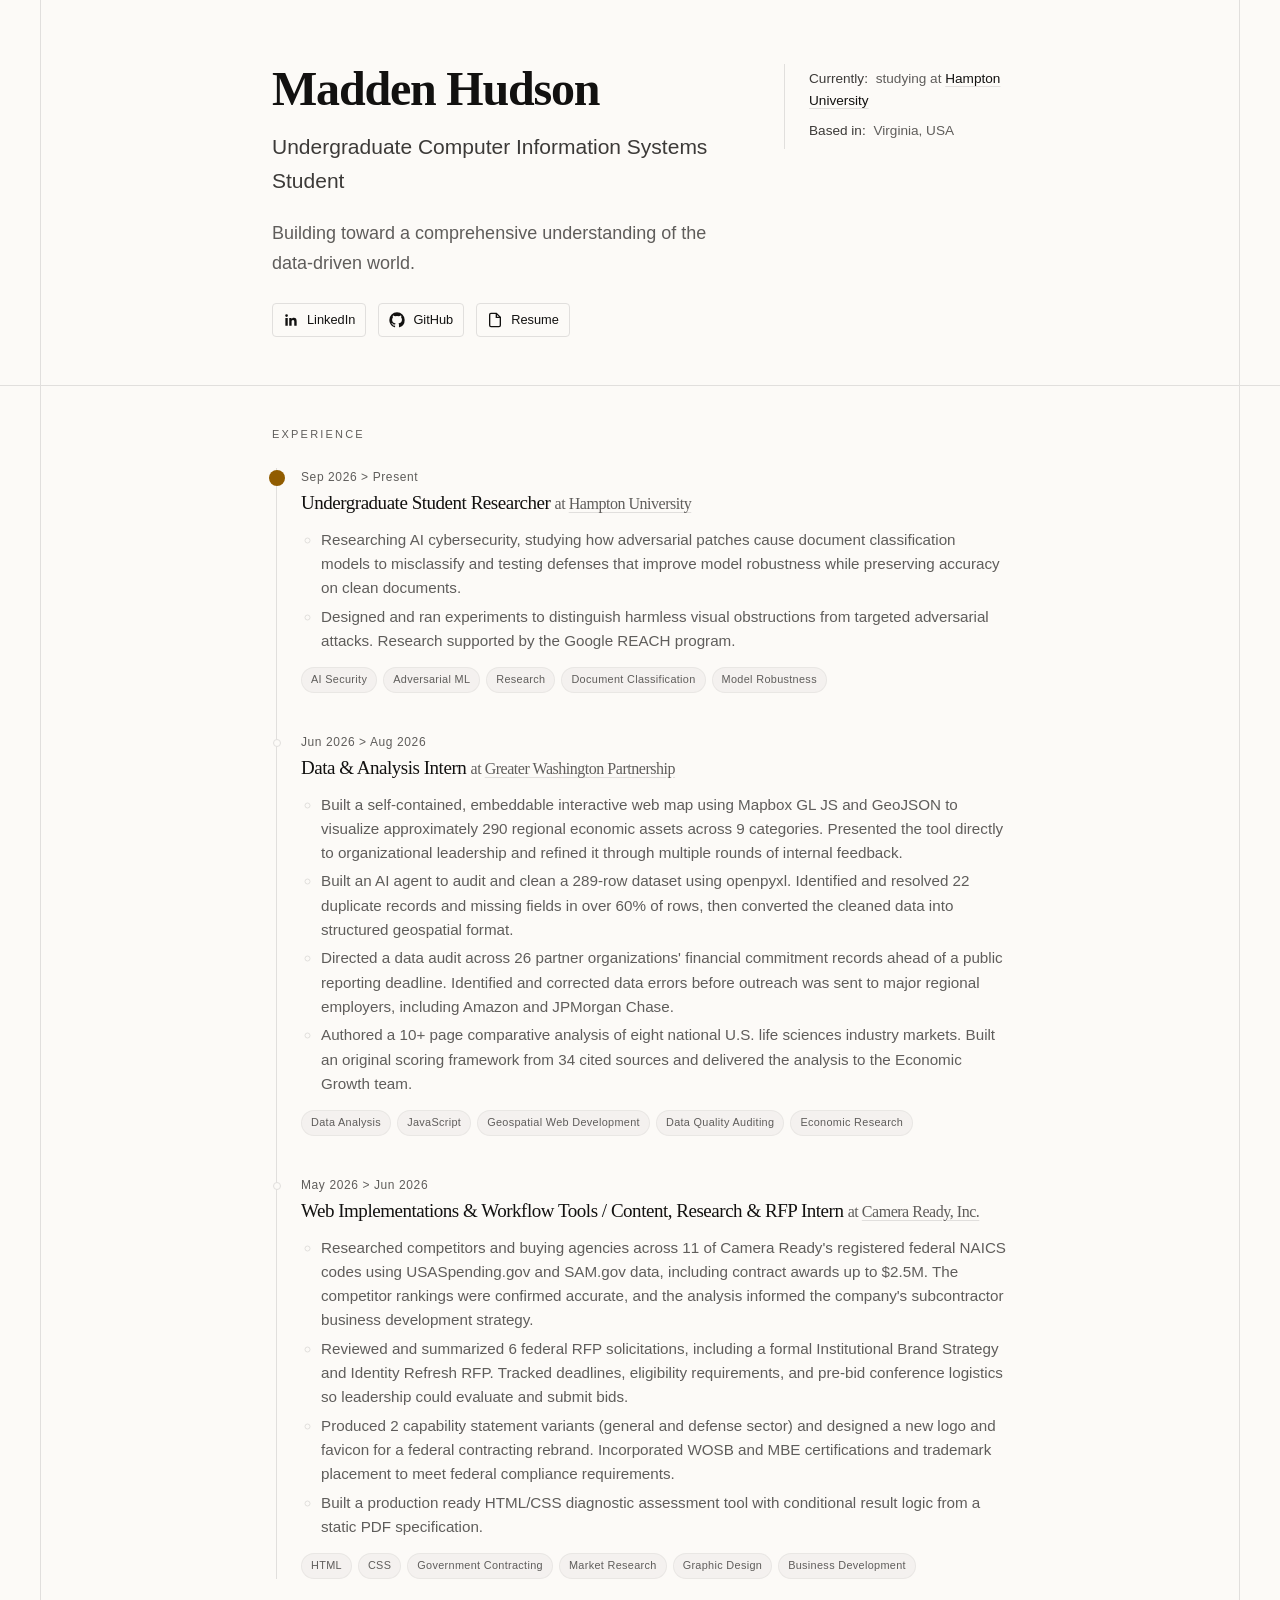
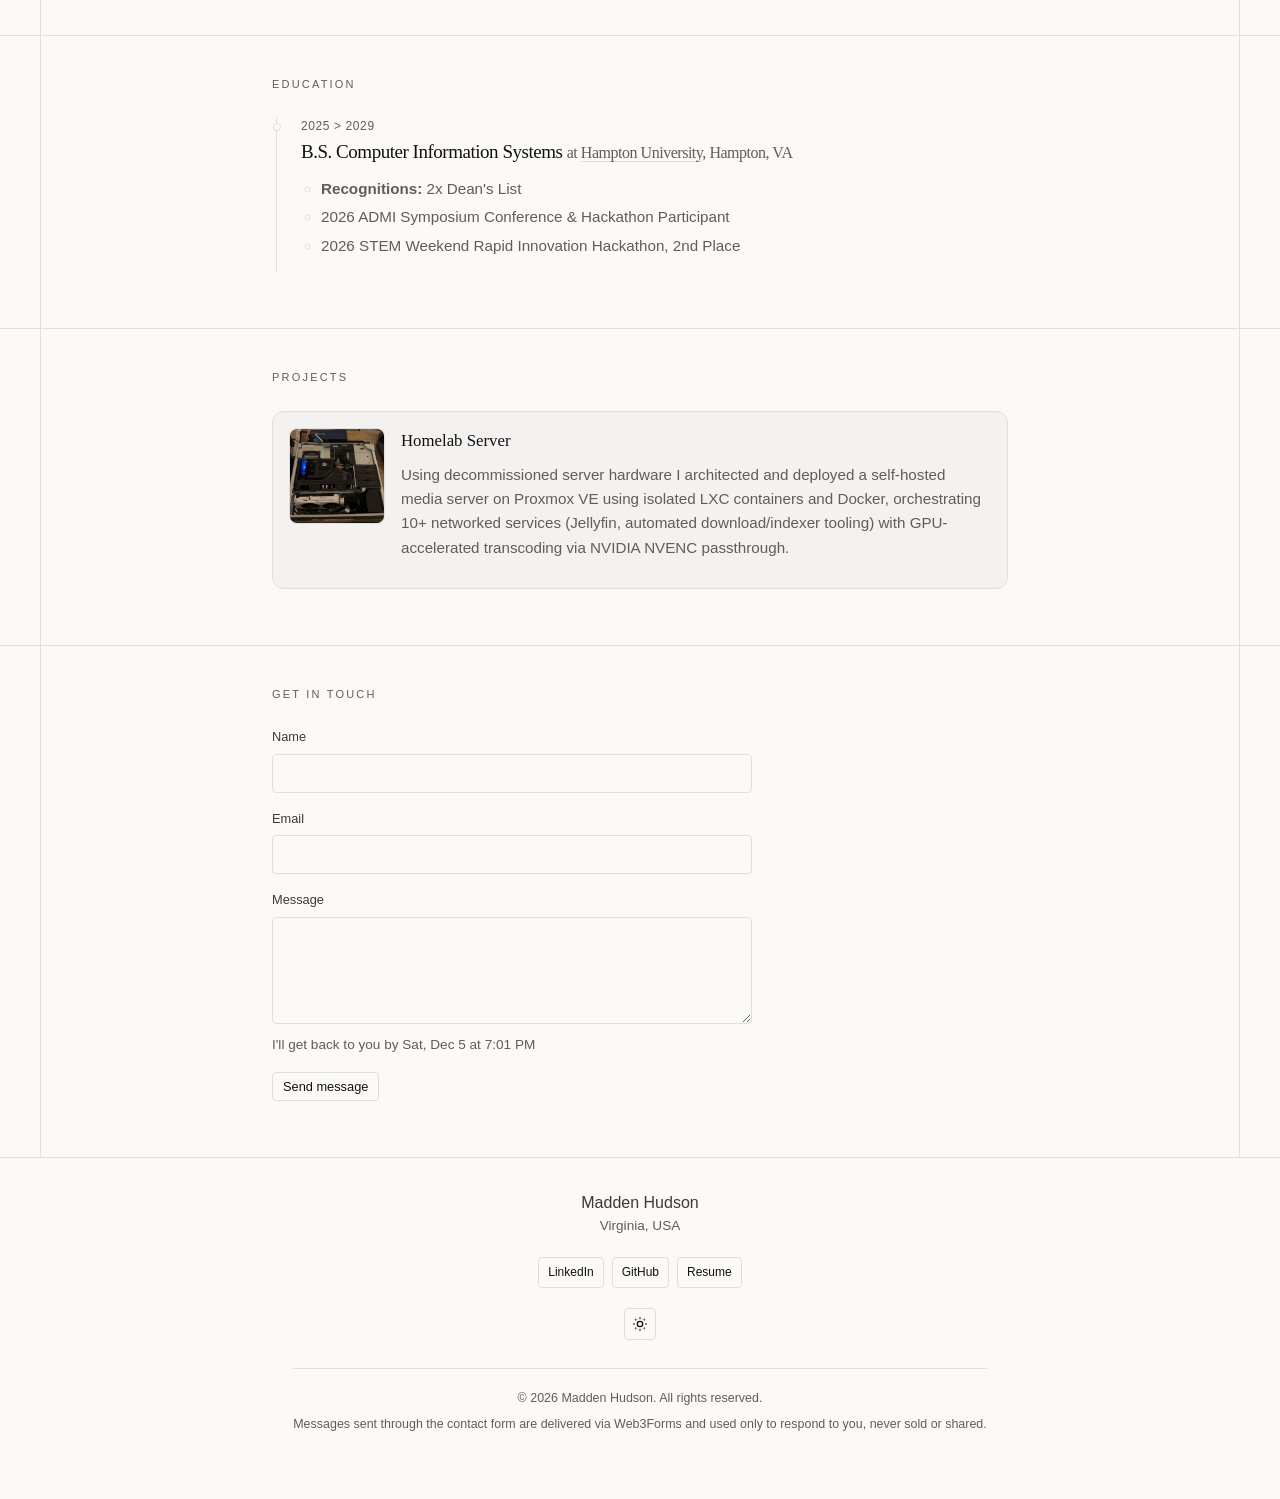
<file: index.html>
<!DOCTYPE html>
<html lang="en">
<head>
<meta charset="UTF-8">
<meta name="viewport" content="width=device-width, initial-scale=1.0">
<title>Hey there!</title>
<meta name="description" content="Personal portfolio site.">
<link rel="canonical" href="https://hudsonm07.github.io/portfolio/">
<link rel="icon" href="images/favicon.ico" sizes="any">
<link rel="apple-touch-icon" href="images/apple-touch-icon.png">
<meta property="og:type" content="website">
<meta property="og:url" content="https://hudsonm07.github.io/portfolio/">
<meta property="og:title" content="Madden Hudson">
<meta property="og:description" content="Personal portfolio site.">
<meta property="og:image" content="https://hudsonm07.github.io/portfolio/images/og-image.jpg">
<meta name="twitter:card" content="summary_large_image">
<meta name="referrer" content="strict-origin-when-cross-origin">
<meta http-equiv="Content-Security-Policy" content="default-src 'self'; script-src 'self' 'sha256-E3K7nJC5GJwhZQJOY7JMC5LaZzLaVcNU+ShWuGNkl1o='; style-src 'self' https://fonts.googleapis.com; font-src https://fonts.gstatic.com; img-src 'self' https:; connect-src 'self'; form-action 'self' https://api.web3forms.com; base-uri 'self'; object-src 'none'">
<!-- The script-src hash above covers ONLY the inline theme-flash-prevention script below. If you edit that script's contents, you must recompute this sha256 hash or the site's dark/light mode will silently stop restoring on load. -->
<script>
  (function () {
    var stored = localStorage.getItem("theme");
    var theme = stored || (window.matchMedia("(prefers-color-scheme: dark)").matches ? "dark" : "light");
    document.documentElement.setAttribute("data-theme", theme);
  })();
</script>
<link rel="preconnect" href="https://fonts.googleapis.com">
<link rel="preconnect" href="https://fonts.gstatic.com" crossorigin>
<link href="https://fonts.googleapis.com/css2?family=Fraunces:opsz,wght@9..144,300;9..144,400;9..144,500;9..144,600;9..144,700&family=Inter:wght@400;500;600&display=swap" rel="stylesheet">
<link rel="stylesheet" href="css/styles.css">
</head>
<body>

<div class="page-frame">

<header class="header">
  <div class="header-main">
    <h1 class="name">Madden Hudson</h1>
    <p class="role">Undergraduate Computer Information Systems Student</p>
    <p class="statement">Building toward a comprehensive understanding of the data-driven world.</p>
    <div class="button-row">
      <a class="btn btn-outline" href="https://www.linkedin.com/in/madden-hudson/" target="_blank" rel="noopener" aria-label="LinkedIn">
        <svg class="icon" viewBox="0 0 24 24" fill="currentColor" aria-hidden="true"><path d="M20.45 20.45h-3.55v-5.57c0-1.33-.02-3.04-1.85-3.04-1.85 0-2.14 1.45-2.14 2.94v5.67H9.36V9h3.41v1.56h.05c.48-.9 1.64-1.85 3.38-1.85 3.6 0 4.27 2.37 4.27 5.46v6.28zM5.34 7.43a2.06 2.06 0 1 1 0-4.12 2.06 2.06 0 0 1 0 4.12zM7.12 20.45H3.56V9h3.56v11.45z"/></svg>
        LinkedIn
      </a>
      <a class="btn btn-outline" href="https://github.com/hudsonm07" target="_blank" rel="noopener" aria-label="GitHub">
        <svg class="icon" viewBox="0 0 24 24" fill="currentColor" aria-hidden="true"><path d="M12 .5A11.5 11.5 0 0 0 .5 12c0 5.09 3.29 9.39 7.86 10.91.57.1.78-.25.78-.55v-1.94c-3.2.7-3.87-1.54-3.87-1.54-.53-1.34-1.29-1.7-1.29-1.7-1.05-.72.08-.7.08-.7 1.16.08 1.77 1.19 1.77 1.19 1.03 1.77 2.7 1.26 3.36.96.1-.75.4-1.26.73-1.55-2.55-.29-5.24-1.28-5.24-5.68 0-1.26.45-2.28 1.19-3.08-.12-.29-.52-1.46.11-3.05 0 0 .97-.31 3.18 1.18a11 11 0 0 1 5.79 0c2.2-1.49 3.17-1.18 3.17-1.18.64 1.59.24 2.76.12 3.05.74.8 1.18 1.82 1.18 3.08 0 4.41-2.69 5.38-5.25 5.67.41.36.78 1.07.78 2.17v3.21c0 .3.21.66.79.55A11.5 11.5 0 0 0 23.5 12 11.5 11.5 0 0 0 12 .5z"/></svg>
        GitHub
      </a>
      <a class="btn btn-outline" href="https://acrobat.adobe.com/id/urn:aaid:sc:US:6a978570-6153-4833-8ea7-e271af530063" target="_blank" rel="noopener" aria-label="Resume">
        <svg class="icon" viewBox="0 0 24 24" fill="none" stroke="currentColor" stroke-width="2" aria-hidden="true"><path d="M14 2H6a2 2 0 0 0-2 2v16a2 2 0 0 0 2 2h12a2 2 0 0 0 2-2V8z"/><path d="M14 2v6h6"/></svg>
        Resume
      </a>
    </div>
  </div>
  <aside class="header-sidebar">
    <p class="sidebar-line"><span class="sidebar-label">Currently:</span> studying at <a href="https://home.hamptonu.edu/" target="_blank" rel="noopener">Hampton University</a></p>
    <p class="sidebar-line"><span class="sidebar-label">Based in:</span> Virginia, USA</p>
  </aside>
</header>

<main>

  <section class="section" id="experience">
    <div class="rule-bleed" aria-hidden="true"></div>
    <h2 class="section-title">Experience</h2>
    <ol class="timeline">

      <li class="timeline-item is-current">
        <span class="timeline-dot" aria-hidden="true"></span>
        <span class="timeline-date">Sep 2026 > Present</span>
        <h3 class="timeline-title">Undergraduate Student Researcher <span class="timeline-org">at <a href="https://home.hamptonu.edu/" target="_blank" rel="noopener">Hampton University</a></span></h3>
        <ul class="timeline-bullets">
          <li>Researching AI cybersecurity, studying how adversarial patches cause document classification models to misclassify and testing defenses that improve model robustness while preserving accuracy on clean documents.</li>
          <li>Designed and ran experiments to distinguish harmless visual obstructions from targeted adversarial attacks. Research supported by the Google REACH program.</li>
        </ul>
        <div class="tag-row">
          <span class="tag">AI Security</span>
          <span class="tag">Adversarial ML</span>
          <span class="tag">Research</span>
          <span class="tag">Document Classification</span>
          <span class="tag">Model Robustness</span>
        </div>
      </li>

      <li class="timeline-item">
        <span class="timeline-dot" aria-hidden="true"></span>
        <span class="timeline-date">Jun 2026 > Aug 2026</span>
        <h3 class="timeline-title">Data &amp; Analysis Intern <span class="timeline-org">at <a href="https://greaterwashingtonpartnership.com/" target="_blank" rel="noopener">Greater Washington Partnership</a></span></h3>
        <ul class="timeline-bullets">
          <li>Built a self-contained, embeddable interactive web map using Mapbox GL JS and GeoJSON to visualize approximately 290 regional economic assets across 9 categories. Presented the tool directly to organizational leadership and refined it through multiple rounds of internal feedback.</li>
          <li>Built an AI agent to audit and clean a 289-row dataset using openpyxl. Identified and resolved 22 duplicate records and missing fields in over 60% of rows, then converted the cleaned data into structured geospatial format.</li>
          <li>Directed a data audit across 26 partner organizations' financial commitment records ahead of a public reporting deadline. Identified and corrected data errors before outreach was sent to major regional employers, including Amazon and JPMorgan Chase.</li>
          <li>Authored a 10+ page comparative analysis of eight national U.S. life sciences industry markets. Built an original scoring framework from 34 cited sources and delivered the analysis to the Economic Growth team.</li>
        </ul>
        <div class="tag-row">
          <span class="tag">Data Analysis</span>
          <span class="tag">JavaScript</span>
          <span class="tag">Geospatial Web Development</span>
          <span class="tag">Data Quality Auditing</span>
          <span class="tag">Economic Research</span>
        </div>
      </li>

      <li class="timeline-item">
        <span class="timeline-dot" aria-hidden="true"></span>
        <span class="timeline-date">May 2026 > Jun 2026</span>
        <h3 class="timeline-title">Web Implementations &amp; Workflow Tools / Content, Research &amp; RFP Intern <span class="timeline-org">at <a href="https://www.camerareadyinc.com/" target="_blank" rel="noopener">Camera Ready, Inc.</a></span></h3>
        <ul class="timeline-bullets">
          <li>Researched competitors and buying agencies across 11 of Camera Ready's registered federal NAICS codes using USASpending.gov and SAM.gov data, including contract awards up to $2.5M. The competitor rankings were confirmed accurate, and the analysis informed the company's subcontractor business development strategy.</li>
          <li>Reviewed and summarized 6 federal RFP solicitations, including a formal Institutional Brand Strategy and Identity Refresh RFP. Tracked deadlines, eligibility requirements, and pre-bid conference logistics so leadership could evaluate and submit bids.</li>
          <li>Produced 2 capability statement variants (general and defense sector) and designed a new logo and favicon for a federal contracting rebrand. Incorporated WOSB and MBE certifications and trademark placement to meet federal compliance requirements.</li>
          <li>Built a production ready HTML/CSS diagnostic assessment tool with conditional result logic from a static PDF specification.</li>
        </ul>
        <div class="tag-row">
          <span class="tag">HTML</span>
          <span class="tag">CSS</span>
          <span class="tag">Government Contracting</span>
          <span class="tag">Market Research</span>
          <span class="tag">Graphic Design</span>
          <span class="tag">Business Development</span>
        </div>
      </li>

    </ol>
  </section>

  <section class="section" id="education">
    <div class="rule-bleed" aria-hidden="true"></div>
    <h2 class="section-title">Education</h2>
    <ol class="timeline">

      <li class="timeline-item">
        <span class="timeline-dot" aria-hidden="true"></span>
        <span class="timeline-date">2025 > 2029</span>
        <h3 class="timeline-title">B.S. Computer Information Systems <span class="timeline-org">at <a href="https://home.hamptonu.edu/" target="_blank" rel="noopener">Hampton University</a>, Hampton, VA</span></h3>
        <ul class="timeline-bullets">
          <li><strong>Recognitions:</strong> 2x Dean's List</li>
          <li>2026 ADMI Symposium Conference &amp; Hackathon Participant</li>
          <li>2026 STEM Weekend Rapid Innovation Hackathon, 2nd Place</li>
        </ul>
      </li>

    </ol>
  </section>

  <section class="section" id="projects">
    <div class="rule-bleed" aria-hidden="true"></div>
    <h2 class="section-title">Projects</h2>
    <div class="project-grid">

      <article class="card">
        <div class="card-image-frame"><img src="images/project-1.jpg" alt="Homelab Server project thumbnail" loading="lazy"></div>
        <div class="card-body">
          <h3 class="card-title">Homelab Server</h3>
          <p class="card-desc">Using decommissioned server hardware I architected and deployed a self-hosted media server on Proxmox VE using isolated LXC containers and Docker, orchestrating 10+ networked services (Jellyfin, automated download/indexer tooling) with GPU-accelerated transcoding via NVIDIA NVENC passthrough.</p>
        </div>
      </article>

    </div>
  </section>

  <section class="section" id="contact">
    <div class="rule-bleed" aria-hidden="true"></div>
    <h2 class="section-title">Get in touch</h2>

    <form class="contact-form" id="contact-form" action="https://api.web3forms.com/submit" method="POST">
      <input type="hidden" name="access_key" value="d713944c-77e1-4e18-961b-7151a82fb0da">
      <input type="hidden" name="redirect" value="https://hudsonm07.github.io/portfolio/thank-you.html">
      <input type="checkbox" name="botcheck" class="contact-form-honeypot" tabindex="-1" autocomplete="off">

      <div class="form-row">
        <label class="form-label" for="contact-name">Name</label>
        <input class="form-input" type="text" id="contact-name" name="name" required>
      </div>

      <div class="form-row">
        <label class="form-label" for="contact-email">Email</label>
        <input class="form-input" type="email" id="contact-email" name="email" required>
      </div>

      <div class="form-row">
        <label class="form-label" for="contact-message">Message</label>
        <textarea class="form-input form-textarea" id="contact-message" name="message" rows="5" required></textarea>
      </div>

      <p class="form-note" id="reply-by-note">I will get back to you within 24 hours!</p>
      <button class="btn btn-outline" type="submit">Send message</button>
    </form>
  </section>

</main>

</div>

<div class="rule-bleed rule-bleed-flush" aria-hidden="true"></div>
<footer class="footer footer-centered">
  <div class="footer-info">
    <p class="footer-name">Madden Hudson</p>
    <p class="footer-location">Virginia, USA</p>
  </div>
  <div class="footer-links">
    <a class="btn btn-outline btn-sm" href="https://www.linkedin.com/in/madden-hudson/" target="_blank" rel="noopener">LinkedIn</a>
    <a class="btn btn-outline btn-sm" href="https://github.com/hudsonm07" target="_blank" rel="noopener">GitHub</a>
    <a class="btn btn-outline btn-sm" href="https://acrobat.adobe.com/id/urn:aaid:sc:US:42b5b676-e22b-4d62-b271-2c35eb532379" target="_blank" rel="noopener">Resume</a>
  </div>
  <button id="theme-toggle" class="theme-toggle" type="button" aria-label="Toggle light and dark mode">
    <svg id="icon-sun" class="icon" viewBox="0 0 24 24" fill="none" stroke="currentColor" stroke-width="2" aria-hidden="true"><circle cx="12" cy="12" r="4"/><path d="M12 2v2M12 20v2M4.93 4.93l1.41 1.41M17.66 17.66l1.41 1.41M2 12h2M20 12h2M4.93 19.07l1.41-1.41M17.66 6.34l1.41-1.41"/></svg>
    <svg id="icon-moon" class="icon" viewBox="0 0 24 24" fill="none" stroke="currentColor" stroke-width="2" aria-hidden="true"><path d="M21 12.79A9 9 0 1 1 11.21 3 7 7 0 0 0 21 12.79z"/></svg>
  </button>
  <div class="footer-bottom">
    <p>© 2026 Madden Hudson. All rights reserved.</p>
    <p>Messages sent through the contact form are delivered via Web3Forms and used only to respond to you, never sold or shared.</p>
  </div>
</footer>

<script src="js/script.js"></script>
<script src="js/shelf.js"></script>
</body>
</html>
</file>
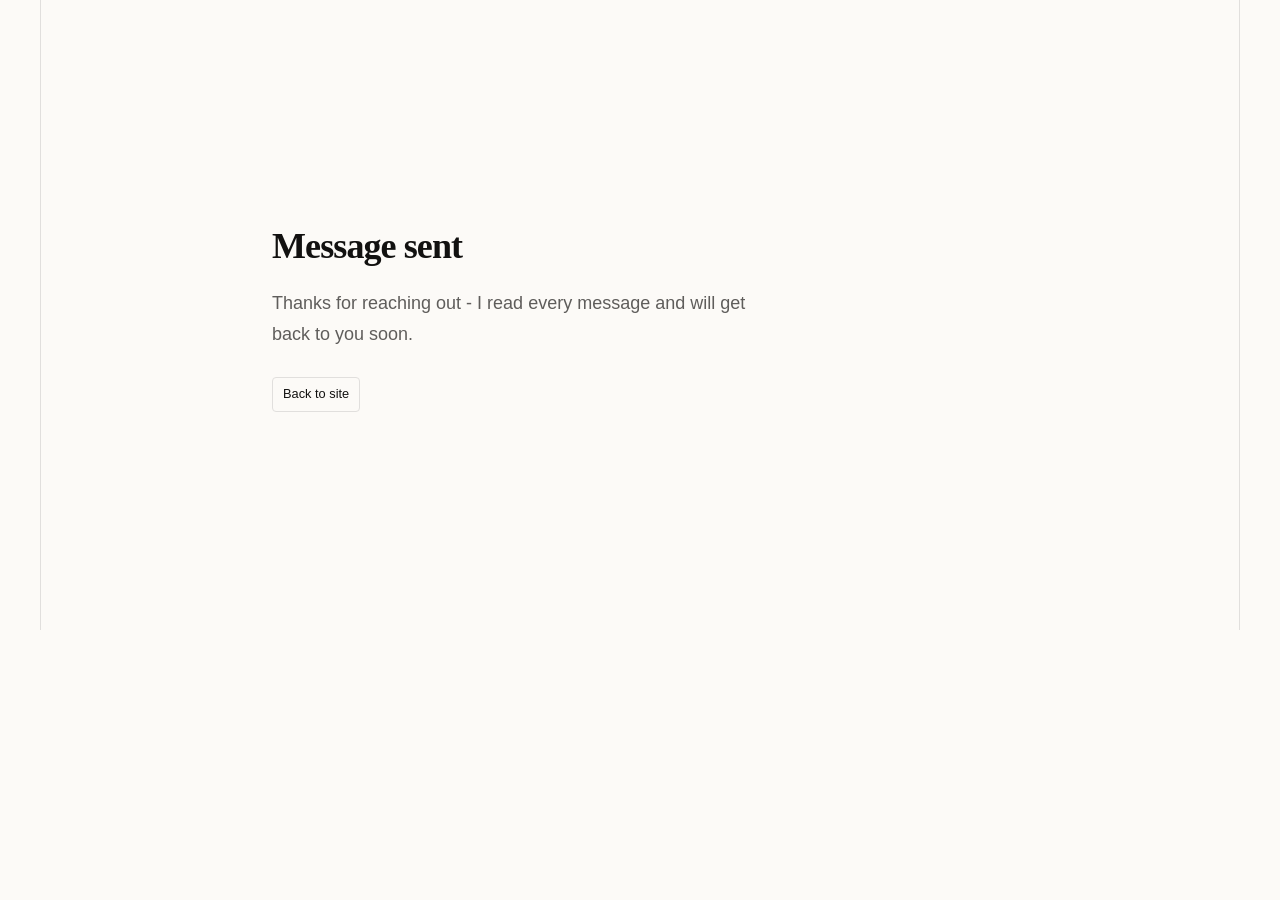
<file: thank-you.html>
<!DOCTYPE html>
<html lang="en">
<head>
<meta charset="UTF-8">
<meta name="viewport" content="width=device-width, initial-scale=1.0">
<title>Thanks - Firstname Lastname</title>
<meta name="robots" content="noindex">
<meta name="referrer" content="strict-origin-when-cross-origin">
<meta http-equiv="Content-Security-Policy" content="default-src 'self'; script-src 'self' 'sha256-E3K7nJC5GJwhZQJOY7JMC5LaZzLaVcNU+ShWuGNkl1o='; style-src 'self' https://fonts.googleapis.com; font-src https://fonts.gstatic.com; img-src 'self' https:; connect-src 'self'; form-action 'self'; base-uri 'self'; object-src 'none'">
<!-- The script-src hash above covers ONLY the inline theme-flash-prevention script below. If you edit that script's contents, you must recompute this sha256 hash or the site's dark/light mode will silently stop restoring on load. -->
<script>
  (function () {
    var stored = localStorage.getItem("theme");
    var theme = stored || (window.matchMedia("(prefers-color-scheme: dark)").matches ? "dark" : "light");
    document.documentElement.setAttribute("data-theme", theme);
  })();
</script>
<link rel="preconnect" href="https://fonts.googleapis.com">
<link rel="preconnect" href="https://fonts.gstatic.com" crossorigin>
<link href="https://fonts.googleapis.com/css2?family=Fraunces:opsz,wght@9..144,300;9..144,400;9..144,500;9..144,600;9..144,700&family=Inter:wght@400;500;600&display=swap" rel="stylesheet">
<link rel="stylesheet" href="css/styles.css">
</head>
<body>

<div class="page-frame">
  <main>
    <div class="thanks-wrap">
      <h1 class="thanks-title">Message sent</h1>
      <p class="thanks-text">Thanks for reaching out - I read every message and will get back to you soon.</p>
      <a class="btn btn-outline" href="index.html#contact">Back to site</a>
    </div>
  </main>
</div>

</body>
</html>
</file>
<file: css/styles.css>
:root {
  --font-heading: "Fraunces", Georgia, serif;
  --font-body: "Inter", -apple-system, BlinkMacSystemFont, "Segoe UI", sans-serif;

  --bg: #fcfaf7;
  --card: #f4f2f0;
  --muted: #eeecea;
  --text: #121110;
  --text-muted: #5f5d5b;
  --text-muted-strong: #3c3a38;
  --border: #e1dfdd;
  --accent: #915c00;
  --accent-text: #fcfaf7;
  --radius: 0.75rem;
  --radius-btn: 0.25rem;
  --max-width: 46rem;
}

[data-theme="dark"] {
  --bg: #141414;
  --card: #222222;
  --muted: #201f1e;
  --text: #ffffff;
  --text-muted: #939291;
  --text-muted-strong: #bebdbc;
  --border: #3a3a3a;
  --accent: #588ee0;
  --accent-text: #141414;
}

* {
  box-sizing: border-box;
}

body {
  margin: 0;
  background: var(--bg);
  color: var(--text);
  font-family: var(--font-body);
  line-height: 1.6;
  overflow-x: hidden;
  transition: background-color 0.2s ease, color 0.2s ease;
}

.footer {
  box-sizing: content-box;
  max-width: var(--max-width);
  margin: 0 auto;
  padding-inline: 1rem;
}

@media (min-width: 40rem) {
  .footer {
    padding-inline: 3rem;
  }
}

@media (min-width: 64rem) {
  .footer {
    padding-inline: 4.5rem;
  }
}

/* Page frame — the vertical margin lines flanking header + main */
.page-frame {
  border-inline: 0 solid var(--border);
  margin-inline: 0;
}

@media (min-width: 40rem) {
  .page-frame {
    border-inline-width: 1px;
    margin-inline: 1.5rem;
  }
}

@media (min-width: 64rem) {
  .page-frame {
    margin-inline: 2.5rem;
  }
}

main,
.header {
  box-sizing: content-box;
  max-width: var(--max-width);
  margin: 0 auto;
  padding-inline: 1rem;
}

@media (min-width: 40rem) {
  main,
  .header {
    padding-inline: 1.5rem;
  }
}

@media (min-width: 64rem) {
  main,
  .header {
    padding-inline: 2rem;
  }
}

/* Header */
.header {
  padding-top: 64px;
  padding-bottom: 48px;
  display: flex;
  justify-content: space-between;
  align-items: flex-start;
  gap: 40px;
  flex-wrap: wrap;
}

.header-main {
  flex: 1 1 380px;
  min-width: 0;
}

.name {
  font-family: var(--font-heading);
  font-size: 2.125rem;
  font-weight: 600;
  letter-spacing: -0.025em;
  line-height: 1.05;
  margin: 0;
}

@media (min-width: 48rem) {
  .name {
    font-size: 3rem;
  }
}

.role {
  font-size: 19px;
  color: var(--text-muted-strong);
  margin: 16px 0 20px;
  font-weight: 400;
}

@media (min-width: 48rem) {
  .role {
    font-size: 21px;
  }
}

.statement {
  font-size: 18px;
  line-height: 1.7;
  color: var(--text-muted);
  max-width: 55ch;
  margin: 0 0 24px;
}

.button-row {
  display: flex;
  gap: 12px;
  flex-wrap: wrap;
}

.btn {
  display: inline-flex;
  align-items: center;
  gap: 8px;
  padding: 6px 10px;
  border-radius: var(--radius-btn);
  background: transparent;
  color: var(--text);
  text-decoration: none;
  font-weight: 500;
  font-size: 0.8rem;
  font-family: var(--font-body);
  border: 1px solid var(--border);
  cursor: pointer;
  transition: border-color 0.2s ease, color 0.2s ease;
}

.btn:hover {
  color: var(--accent);
  border-color: var(--accent);
}

.btn-sm {
  padding: 5px 9px;
  font-size: 0.75rem;
}

.icon {
  width: 16px;
  height: 16px;
  flex-shrink: 0;
}

.header-sidebar {
  flex: 0 0 224px;
  width: 100%;
  padding-top: 24px;
  margin-top: 24px;
  border-top: 1px solid var(--border);
  font-size: 0.85rem;
  font-family: var(--font-body);
  color: var(--text-muted);
}

@media (min-width: 48rem) {
  .header-sidebar {
    width: auto;
    padding-top: 4px;
    padding-left: 24px;
    margin-top: 0;
    border-top: none;
    border-left: 1px solid var(--border);
  }
}

.sidebar-line {
  margin: 0 0 8px;
}

.sidebar-label {
  color: var(--text-muted-strong);
  font-weight: 500;
  margin-right: 4px;
}

.header-sidebar a {
  color: var(--text);
  text-decoration: underline;
  text-decoration-color: var(--border);
  text-underline-offset: 3px;
}

.header-sidebar a:hover {
  color: var(--accent);
  text-decoration-color: var(--accent);
}

/* Sections */
.section {
  padding: 0 0 56px;
}

.rule-bleed {
  border-top: 1px solid var(--border);
  margin-inline: calc(50% - 50vw);
  margin-bottom: 40px;
}

.rule-bleed.rule-bleed-flush {
  margin-bottom: 0;
}

.section-title {
  font-family: var(--font-body);
  font-size: 11px;
  font-weight: 500;
  letter-spacing: 0.2em;
  text-transform: uppercase;
  color: var(--text-muted);
  margin: 0 0 24px;
}

.section-subtitle {
  color: var(--text-muted);
  margin: -16px 0 24px;
}

/* Timeline (Experience / Education) — plain list, no card bubbles */
.timeline {
  position: relative;
  list-style: none;
  display: flex;
  flex-direction: column;
  gap: 40px;
  margin: 0;
  margin-left: 4px;
  padding-left: 24px;
  border-left: 1px solid var(--border);
}

.timeline-item {
  position: relative;
}

.timeline-dot {
  position: absolute;
  top: 6px;
  left: -28.5px;
  width: 8px;
  height: 8px;
  border-radius: 999px;
  border: 1px solid var(--border);
  background: var(--bg);
}

.timeline-item.is-current .timeline-dot {
  border-color: var(--accent);
  background: var(--accent);
  box-shadow: 0 0 0 4px color-mix(in srgb, var(--accent) 100%, transparent);
}

.timeline-date {
  display: block;
  font-family: var(--font-body);
  font-size: 0.75rem;
  letter-spacing: 0.05em;
  color: var(--text-muted);
}

.timeline-title {
  font-family: var(--font-heading);
  font-size: 19px;
  font-weight: 500;
  letter-spacing: -0.025em;
  line-height: 1.3;
  color: var(--text);
  margin: 4px 0 12px;
}

.timeline-org a {
  color: inherit;
  text-decoration: underline;
  text-decoration-color: var(--border);
  text-underline-offset: 3px;
}

.timeline-org a:hover {
  color: var(--accent);
  text-decoration-color: var(--accent);
}

.timeline-org {
  font-size: 16px;
  font-weight: 400;
  color: var(--text-muted);
}

.timeline-bullets {
  margin: 0 0 14px;
  padding-left: 20px;
  color: var(--text-muted);
  font-size: 0.95rem;
  line-height: 1.6;
}

.timeline-bullets li {
  margin-bottom: 4px;
}

.timeline-bullets li::marker {
  color: var(--border);
}

/* Project cards */
.project-grid {
  display: flex;
  flex-direction: column;
  gap: 16px;
}

.card {
  background: var(--card);
  border: 1px solid var(--border);
  border-radius: var(--radius);
  padding: 16px;
  display: flex;
  gap: 16px;
  align-items: flex-start;
}

.card-image-frame {
  flex: 0 0 96px;
  width: 96px;
  height: 96px;
  border-radius: calc(var(--radius) - 0.25rem);
  background: var(--muted);
  border: 1px solid var(--border);
  overflow: hidden;
}

.card-image-frame img {
  width: 100%;
  height: 100%;
  object-fit: cover;
  display: block;
}

.card-body {
  flex: 1 1 auto;
  min-width: 0;
}

.card-title {
  font-family: var(--font-heading);
  font-size: 1.05rem;
  font-weight: 500;
  margin: 0 0 8px;
}

.card-desc {
  color: var(--text-muted);
  font-size: 0.95rem;
  margin: 0 0 12px;
}

/* Tags — subtle pill, used across timeline + project cards */
.tag-row {
  display: flex;
  flex-wrap: wrap;
  gap: 6px;
}

.tag {
  background: color-mix(in srgb, var(--muted) 60%, transparent);
  color: var(--text-muted);
  font-size: 0.68rem;
  font-weight: 500;
  font-family: var(--font-body);
  letter-spacing: 0.03em;
  padding: 3px 9px;
  border-radius: 999px;
  border: 1px solid color-mix(in srgb, var(--border) 60%, transparent);
}

/* Contact */
/* Contact form */
.contact-form {
  margin-top: 24px;
  max-width: 480px;
  display: flex;
  flex-direction: column;
  gap: 16px;
}

.contact-form-honeypot {
  display: none;
}

.form-row {
  display: flex;
  flex-direction: column;
  gap: 6px;
}

.form-label {
  font-size: 0.8rem;
  font-weight: 500;
  color: var(--text-muted-strong);
}

.form-input {
  font-family: var(--font-body);
  font-size: 0.95rem;
  color: var(--text);
  background: var(--bg);
  border: 1px solid var(--border);
  border-radius: var(--radius-btn);
  padding: 10px 12px;
  transition: border-color 0.2s ease;
}

.form-input:focus {
  outline: none;
  border-color: var(--accent);
}

.form-textarea {
  resize: vertical;
  min-height: 100px;
}

.contact-form .btn {
  align-self: flex-start;
  cursor: pointer;
}

.form-note {
  margin: -6px 0 0;
  font-size: 0.85rem;
  color: var(--text-muted);
}

/* Reading Shelf */
.shelf-list {
  display: grid;
  grid-template-columns: repeat(2, 1fr);
  gap: 16px;
}

@media (max-width: 640px) {
  .shelf-list {
    grid-template-columns: 1fr;
  }
}

.shelf-card {
  display: block;
  text-decoration: none;
  color: var(--text);
  border: 1px solid var(--border);
  border-radius: var(--radius);
  overflow: hidden;
  background: var(--card);
  transition: border-color 0.2s ease;
}

.shelf-card:hover {
  border-color: var(--accent);
}

.shelf-thumb {
  display: block;
  width: 100%;
  height: 160px;
  object-fit: cover;
  background: var(--muted);
}

.shelf-thumb-empty {
  border-bottom: 1px solid var(--border);
}

.shelf-card-body {
  padding: 12px;
}

.shelf-title {
  font-family: var(--font-heading);
  font-size: 0.95rem;
  font-weight: 500;
  line-height: 1.3;
  margin: 0 0 6px;
  display: -webkit-box;
  -webkit-line-clamp: 2;
  -webkit-box-orient: vertical;
  overflow: hidden;
}

.shelf-site {
  font-size: 0.75rem;
  color: var(--text-muted);
  margin: 0;
}

.shelf-empty {
  color: var(--text-muted);
  font-size: 0.9rem;
}

/* Footer */
.footer {
  padding: 32px 0 64px;
  display: flex;
  justify-content: space-between;
  align-items: center;
  gap: 20px;
  flex-wrap: wrap;
}

.footer-name {
  margin: 0;
  font-weight: 500;
  color: var(--text-muted-strong);
}

.footer-location {
  margin: 0;
  color: var(--text-muted);
  font-size: 0.85rem;
  font-family: var(--font-body);
}

.footer-links {
  display: flex;
  gap: 8px;
}

.theme-toggle {
  background: transparent;
  border: 1px solid var(--border);
  border-radius: var(--radius-btn);
  width: 32px;
  height: 32px;
  display: flex;
  align-items: center;
  justify-content: center;
  cursor: pointer;
  color: var(--text);
}

.theme-toggle:hover {
  border-color: var(--accent);
  color: var(--accent);
}

.footer-bottom {
  flex: 1 0 100%;
  margin-top: 8px;
  padding-top: 20px;
  border-top: 1px solid var(--border);
}

.footer-bottom p {
  margin: 0 0 6px;
  font-size: 0.78rem;
  color: var(--text-muted);
}

.footer-bottom p:last-child {
  margin-bottom: 0;
}

.footer.footer-centered {
  text-align: center;
  flex-direction: column;
  align-items: center;
}

#icon-moon {
  display: none;
}

[data-theme="dark"] #icon-sun {
  display: none;
}

[data-theme="dark"] #icon-moon {
  display: block;
}

/* Responsive */
@media (max-width: 640px) {
  .header {
    padding-top: 40px;
  }

  .name {
    font-size: 2rem;
  }

  .card {
    flex-direction: column;
  }

  .card-image-frame {
    width: 100%;
    height: 140px;
  }

  .footer {
    flex-direction: column;
    align-items: flex-start;
  }
}

/* Thanks / 404 pages */
.thanks-wrap {
  min-height: 70vh;
  display: flex;
  flex-direction: column;
  align-items: flex-start;
  justify-content: center;
  padding: 64px 0;
}

.thanks-title {
  font-family: var(--font-heading);
  font-size: 2.25rem;
  font-weight: 600;
  letter-spacing: -0.025em;
  margin: 0 0 12px;
}

.thanks-text {
  font-size: 18px;
  line-height: 1.7;
  color: var(--text-muted);
  max-width: 50ch;
  margin: 0 0 28px;
}
</file>
